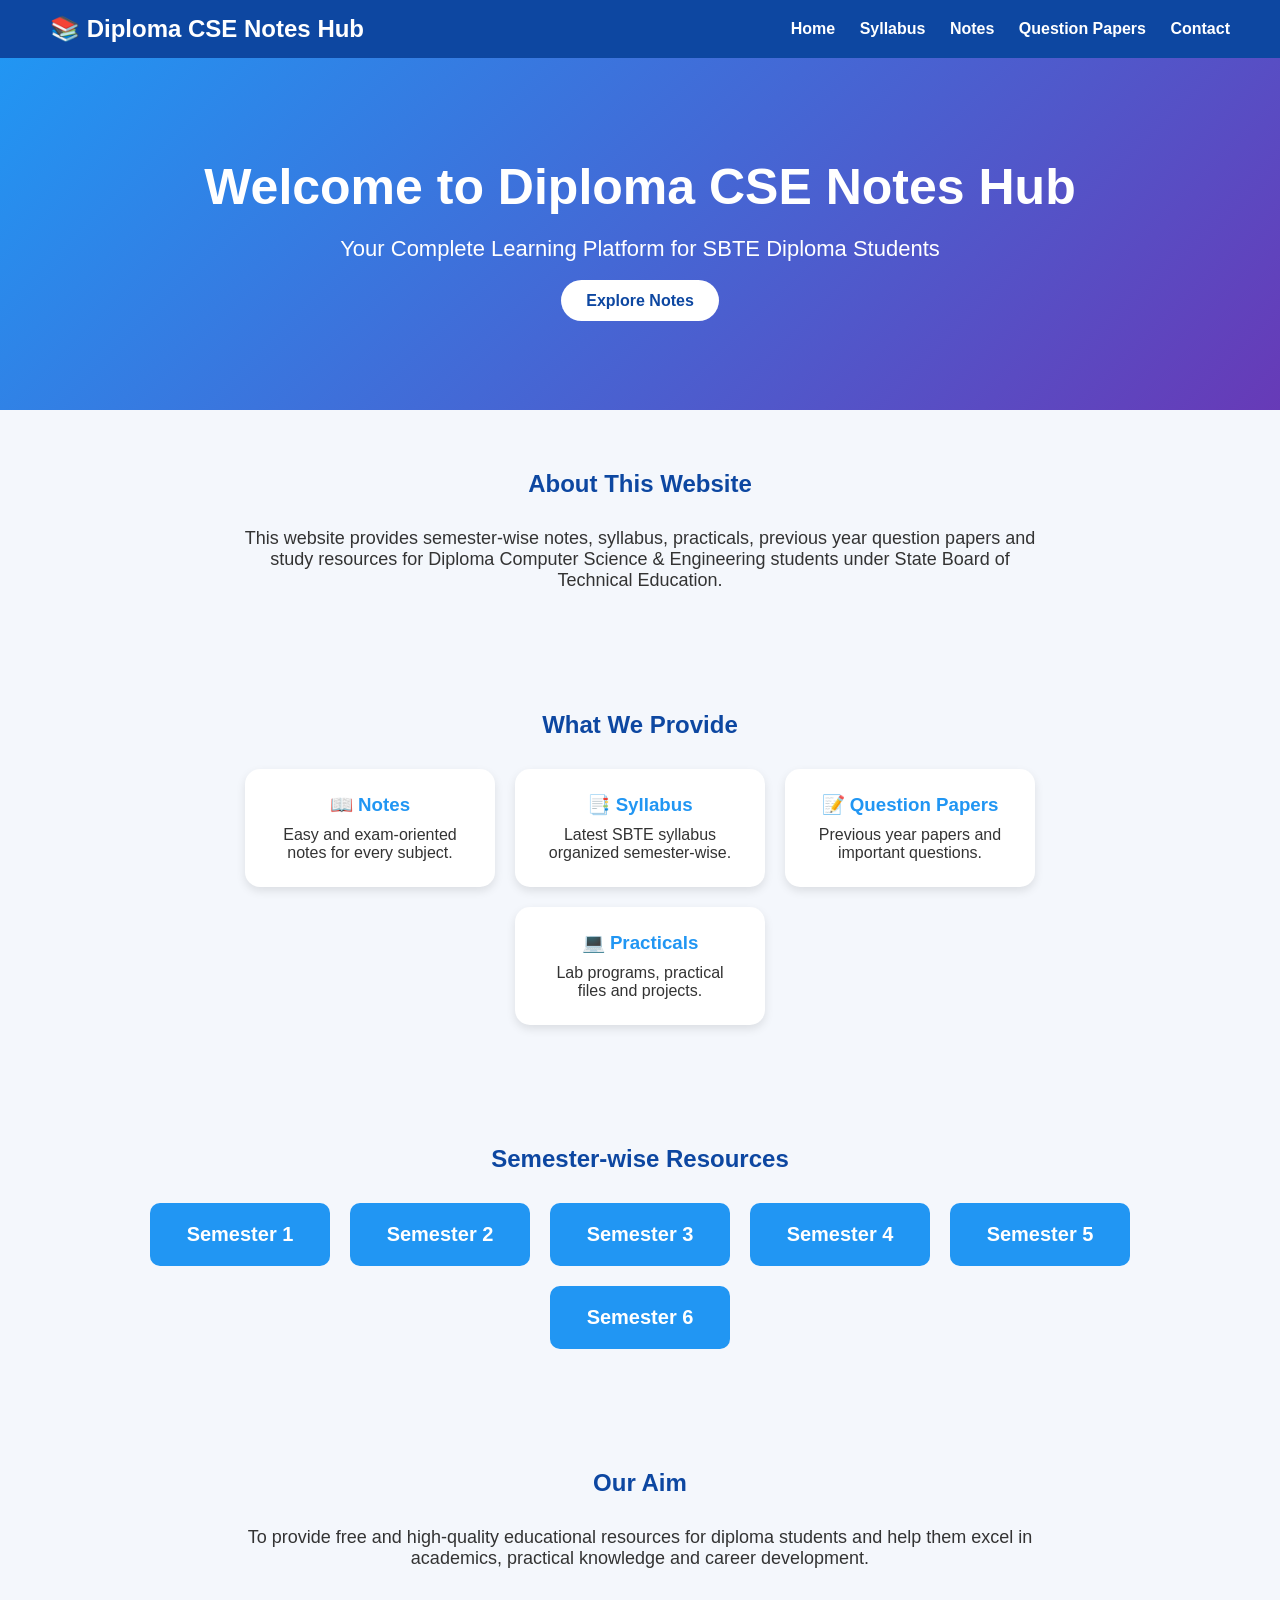
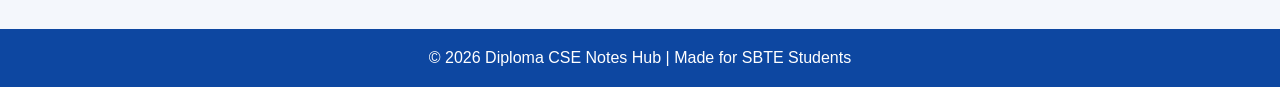
<file: index.html>
<!DOCTYPE html>
<html lang="en">
<head>
    <meta charset="UTF-8">
    <meta name="viewport" content="width=device-width, initial-scale=1.0">
    <title>Diploma CSE Notes Hub</title>
    <link rel="stylesheet" href="style.css">
</head>
<body>

    <!-- Header -->
    <header>
        <div class="logo">📚 Diploma CSE Notes Hub</div>
        <nav>
            <a href="#">Home</a>
            <a href="#">Syllabus</a>
            <a href="#">Notes</a>
            <a href="#">Question Papers</a>
            <a href="#">Contact</a>
        </nav>
    </header>

    <!-- Hero Section -->
    <section class="hero">
        <h1>Welcome to Diploma CSE Notes Hub</h1>
        <p>Your Complete Learning Platform for SBTE Diploma Students</p>
        <a href="#" class="btn">Explore Notes</a>
    </section>

    <!-- About -->
    <section class="about">
        <h2>About This Website</h2>
        <p>
            This website provides semester-wise notes, syllabus,
            practicals, previous year question papers and study
            resources for Diploma Computer Science & Engineering
            students under State Board of Technical Education.
        </p>
    </section>

    <!-- Features -->
    <section class="features">
        <h2>What We Provide</h2>

        <div class="container">

            <div class="box">
                <h3>📖 Notes</h3>
                <p>Easy and exam-oriented notes for every subject.</p>
            </div>

            <div class="box">
                <h3>📑 Syllabus</h3>
                <p>Latest SBTE syllabus organized semester-wise.</p>
            </div>

            <div class="box">
                <h3>📝 Question Papers</h3>
                <p>Previous year papers and important questions.</p>
            </div>

            <div class="box">
                <h3>💻 Practicals</h3>
                <p>Lab programs, practical files and projects.</p>
            </div>

        </div>
    </section>

    <!-- Semester Section -->
    <section class="semester">
        <h2>Semester-wise Resources</h2>

        <div class="container">

            <div class="sem-box">Semester 1</div>
            <div class="sem-box">Semester 2</div>
            <div class="sem-box">Semester 3</div>
            <div class="sem-box">Semester 4</div>
            <div class="sem-box">Semester 5</div>
            <div class="sem-box">Semester 6</div>

        </div>
    </section>

    <!-- Aim Section -->
    <section class="aim">
        <h2>Our Aim</h2>
        <p>
            To provide free and high-quality educational resources
            for diploma students and help them excel in academics,
            practical knowledge and career development.
        </p>
    </section>

    <!-- Footer -->
    <footer>
        <p>© 2026 Diploma CSE Notes Hub | Made for SBTE Students</p>
    </footer>

</body>
</html>
</file>
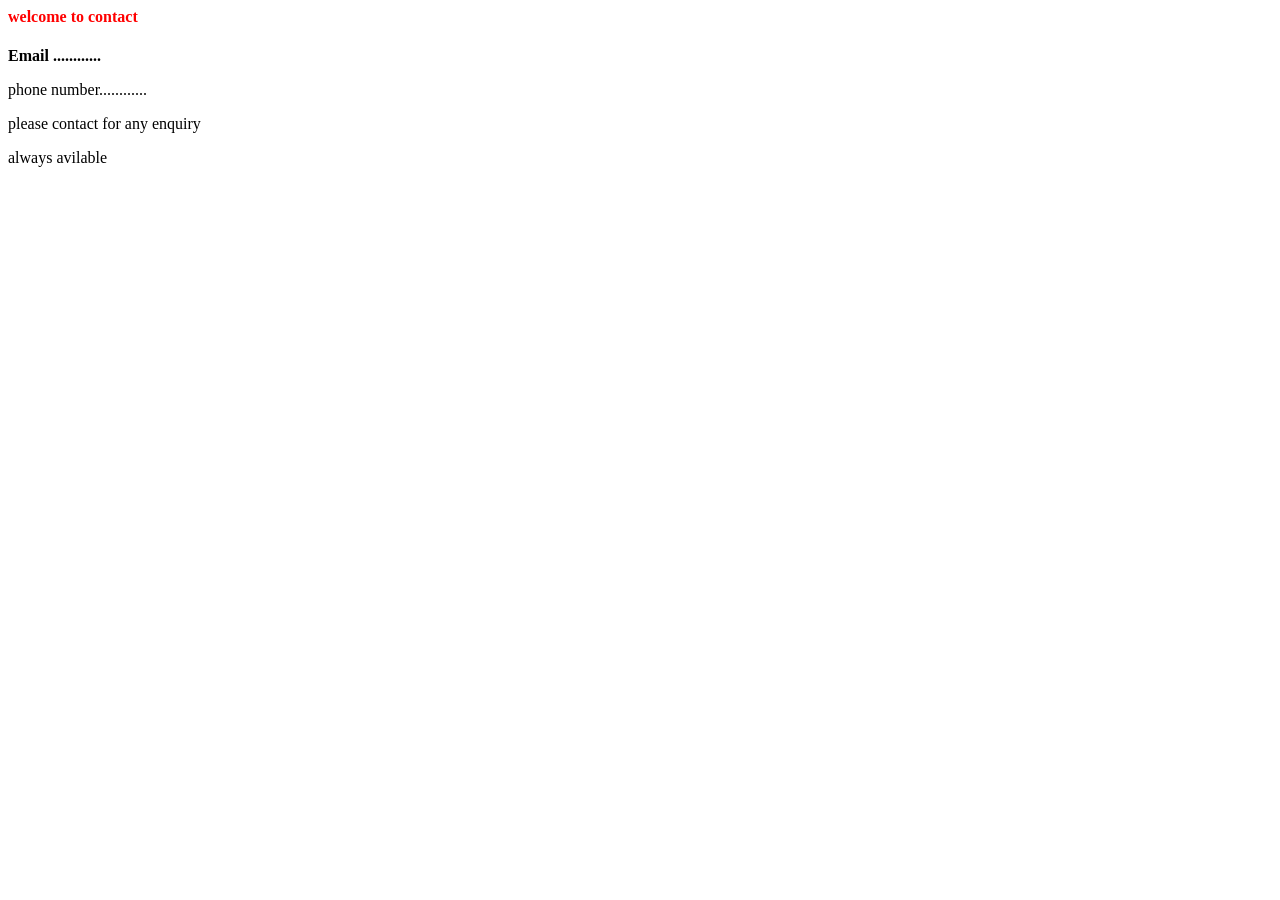
<file: Contact.html>
<html>
  <head>
    <title> contact</title>
  </head>
  <body>
    <h4 style="color:red"> welcome to contact </h4> 
  <p> <b>Email ............</b></p>
  <p> phone number............ </p>
  <p> please contact for any enquiry  </p>
  <p> always avilable </p>
  
  </body>
</html>
</file>
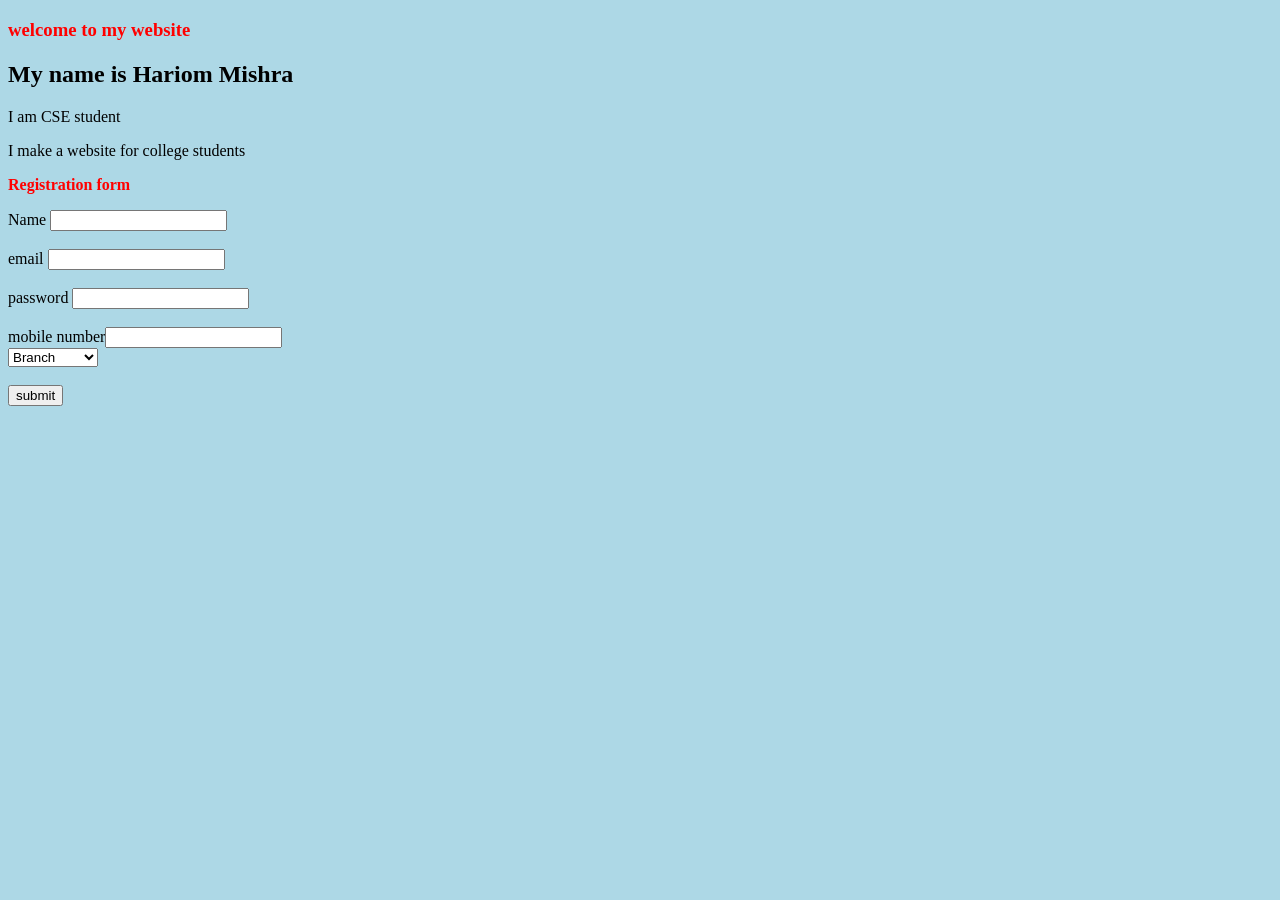
<file: introduction.html>
<!doctype html>
<html>
  <head>
    <title> registration webpage </title>
  </head>
  <body style="background-color:lightblue">
    <script>
      alert(" welcome ");
      prompt("please fill registration form");
      confirm(" do you want to continue");
    </script>
    <h3 style="color:red "> welcome to my website </h3>
    <h2> My name is Hariom Mishra </h2>
    <p> I am CSE student</p>
    <p> I make a website for college students   </p>
    <P style="color:red"><b> Registration form</b></P>
    <form action="index.html"><form>
    Name   <input type="text"
    </form><br>
    <form><br>
     email <input type="email"
    </form>
    <br>
    <form> <br>
  password
   <input type="password"</form>
   <br>
   <form> <br>
   mobile number<input type="mobile number"</form>
   <br>
   
   <select>
      <option> Branch </option>
      <option> CSE</option>
      <option> Electrical </option>
      <option> electronic</option>
      <option> civil</option>
      <option> mechanical</option>
    <
   </select><br><br>
   
   <button onclick="console.log('button was clicked' ); alert('form submitted')"> submit </button></form>
    <br><br>
    
    </body>
  
</html>
</file>
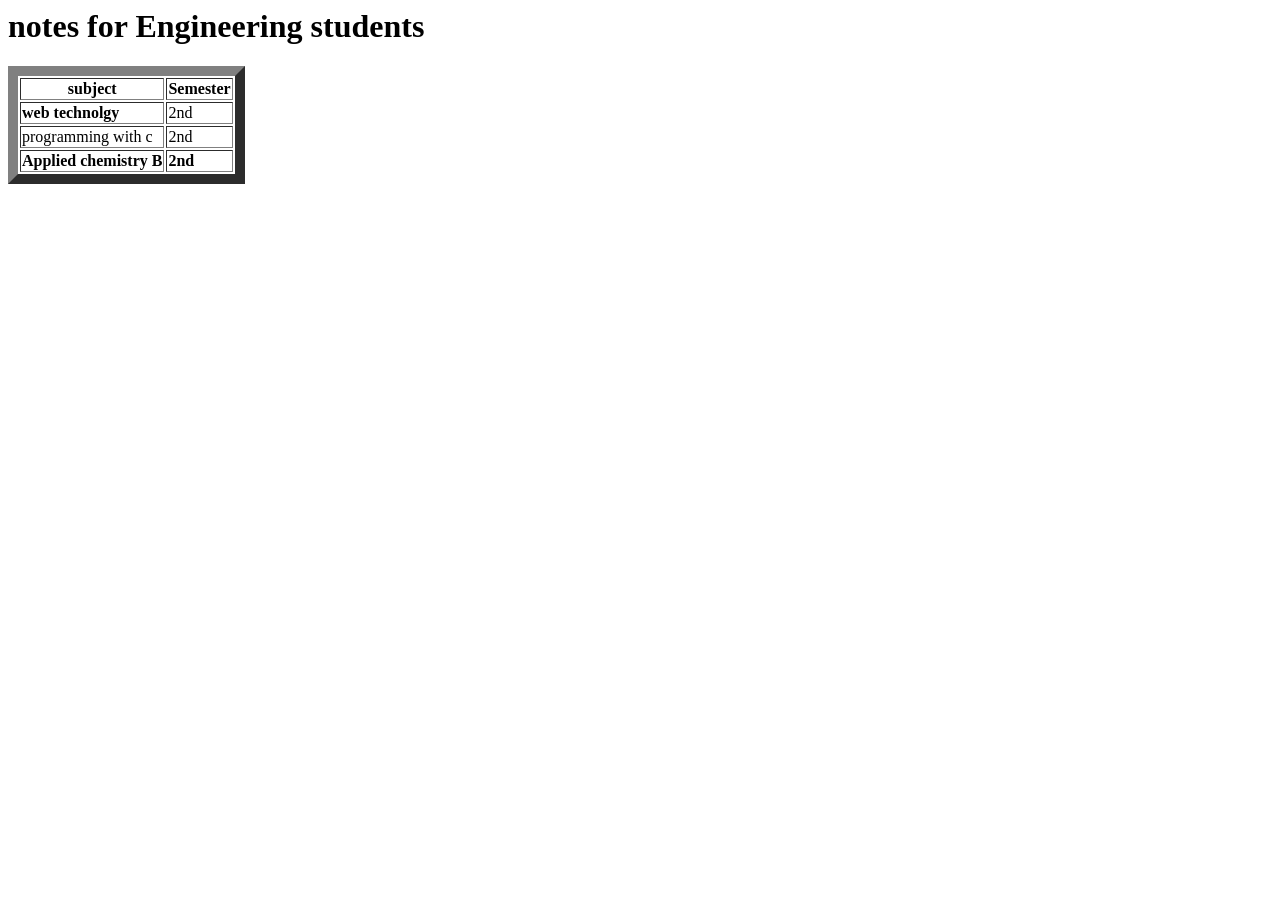
<file: notes.html>
<html>
  <head> <title> notes </title></head>
  <body> 
  <h1> notes for Engineering students</h1>
  <table border="10">
    <tr>
    <th> subject  </th>
    <th> Semester </th>
    </tr>
    <tr>
      <td> <b> web technolgy </td>
      <td> 2nd   </td>
    </tr>
    <tr> <td> programming with c </td>
    <td> 2nd  </td>
    </tr>
    <tr>
       <td> <b> Applied chemistry B  </b></td>
       <td><b> 2nd  </b></td>
       </tr>
  </table>
  
  </body>
</html>
</file>
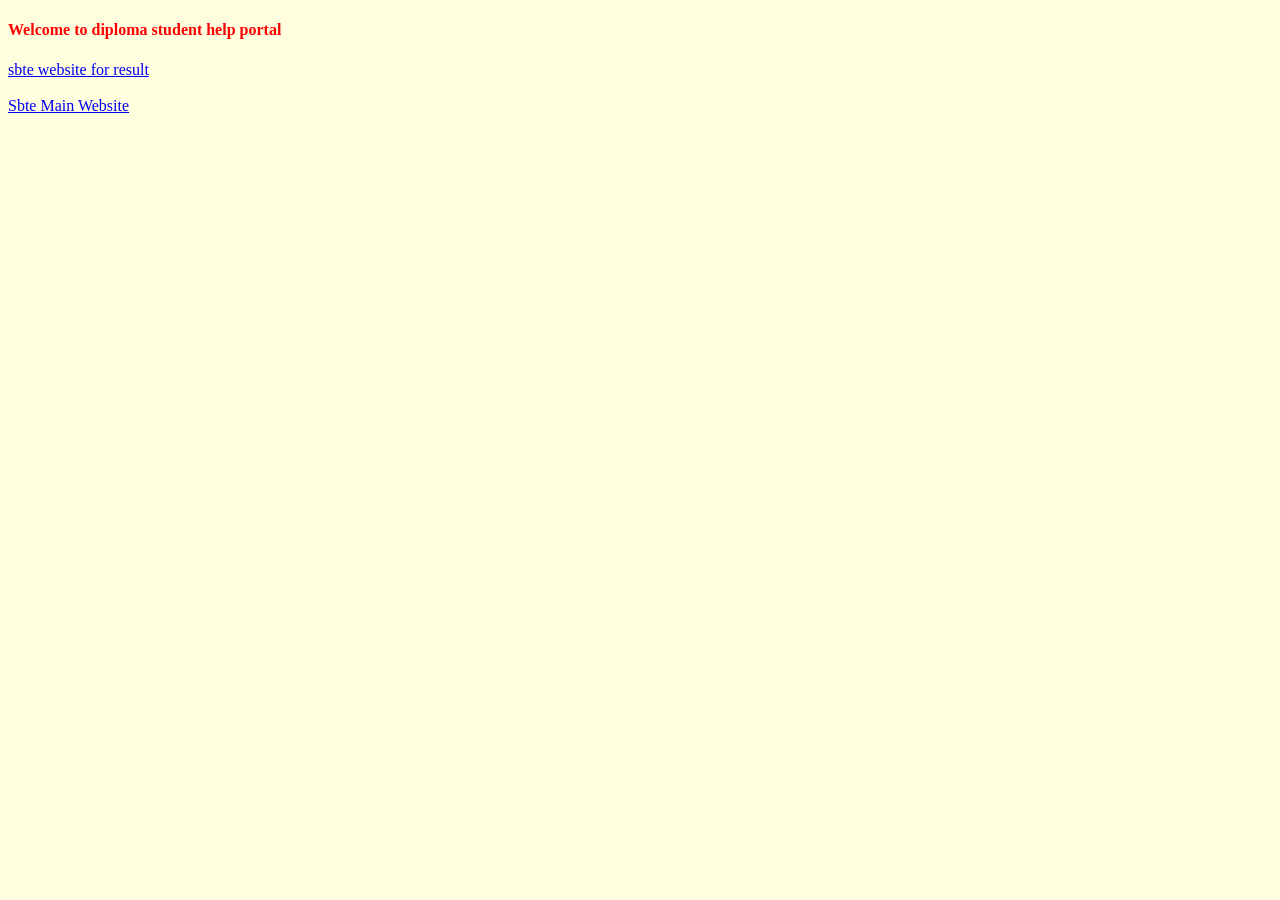
<file: result.html>
<!doctype html>
<html>
  <head>
  <title> diploma notes</title>
  </head>
  <body style="background-color:lightyellow">
    <h4 style="color:red"> Welcome to diploma student help portal </h4>
    
<a 
    href="https://sbteonline.bihar.gov.in/login"
    target="_blank">
     sbte website for result </a> 
     <br><br>
          <a
     href="https://sbte.bihar.gov.in/" target="_blank"> Sbte Main Website</a>
  </body>
</html>
</file>
<file: style.css>
*{
    margin:0;
    padding:0;
    box-sizing:border-box;
    font-family:Arial, sans-serif;
}

body{
    background:#f4f7fc;
    color:#333;
}

/* Header */
header{
    background:#0d47a1;
    color:white;
    padding:15px 50px;
    display:flex;
    justify-content:space-between;
    align-items:center;
}

.logo{
    font-size:24px;
    font-weight:bold;
}

nav a{
    color:white;
    text-decoration:none;
    margin-left:20px;
    font-weight:bold;
}

nav a:hover{
    color:yellow;
}

/* Hero Section */
.hero{
    background:linear-gradient(135deg,#2196f3,#673ab7);
    color:white;
    text-align:center;
    padding:100px 20px;
}

.hero h1{
    font-size:50px;
    margin-bottom:20px;
}

.hero p{
    font-size:22px;
    margin-bottom:30px;
}

.btn{
    background:white;
    color:#0d47a1;
    padding:12px 25px;
    border-radius:30px;
    text-decoration:none;
    font-weight:bold;
}

.btn:hover{
    background:yellow;
}

/* Sections */
section{
    padding:60px 10%;
}

h2{
    text-align:center;
    margin-bottom:30px;
    color:#0d47a1;
}

.about p,
.aim p{
    text-align:center;
    max-width:800px;
    margin:auto;
    font-size:18px;
}

/* Feature Boxes */
.container{
    display:flex;
    flex-wrap:wrap;
    justify-content:center;
    gap:20px;
}

.box{
    background:white;
    width:250px;
    padding:25px;
    text-align:center;
    border-radius:15px;
    box-shadow:0 4px 10px rgba(0,0,0,0.1);
    transition:0.3s;
}

.box:hover{
    transform:translateY(-10px);
}

.box h3{
    color:#2196f3;
    margin-bottom:10px;
}

/* Semester Boxes */
.sem-box{
    background:#2196f3;
    color:white;
    width:180px;
    padding:20px;
    text-align:center;
    border-radius:10px;
    font-size:20px;
    font-weight:bold;
    transition:0.3s;
}

.sem-box:hover{
    background:#673ab7;
    transform:scale(1.05);
}

/* Footer */
footer{
    background:#0d47a1;
    color:white;
    text-align:center;
    padding:20px;
}
.about-me{
    background:white;
    padding:60px 10%;
    text-align:center;
}

.about-me p{
    max-width:900px;
    margin:15px auto;
    font-size:18px;
    line-height:1.8;
}
</file>
